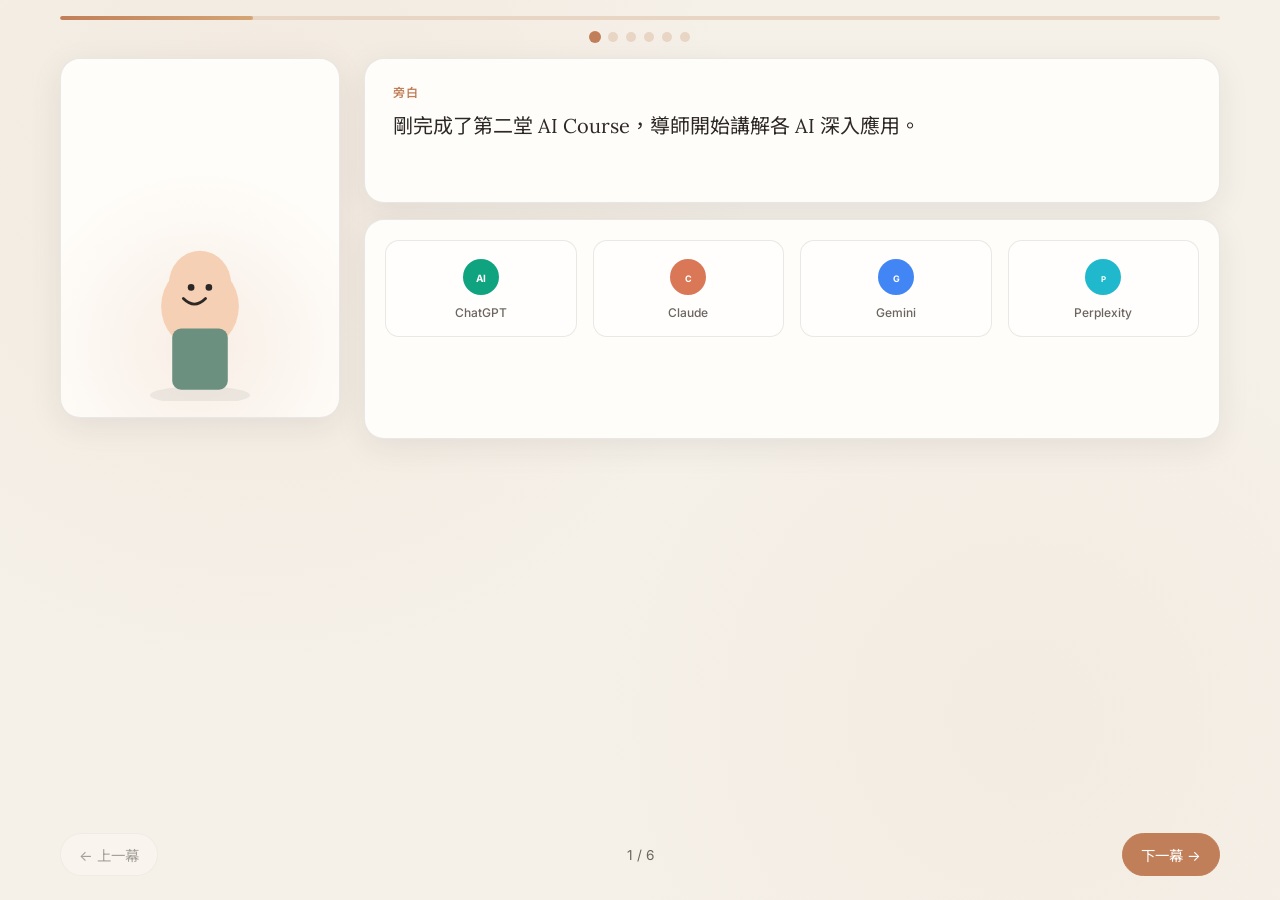
<file: index.html>
<!DOCTYPE html>
<html lang="zh-HK">
  <head>
    <meta charset="UTF-8" />
    <meta name="viewport" content="width=device-width, initial-scale=1.0" />
    <title>AI Course 分享 — Perplexity 獵頭應用</title>
    <link rel="preconnect" href="https://fonts.googleapis.com" />
    <link rel="preconnect" href="https://fonts.gstatic.com" crossorigin />
    <link
      href="https://fonts.googleapis.com/css2?family=Inter:wght@400;500;600&family=Lora:ital,wght@0,500;0,600;1,500&family=Noto+Sans+TC:wght@400;500;700&display=swap"
      rel="stylesheet"
    />
    <link rel="stylesheet" href="css/styles.css" />
  </head>
  <body>
    <div id="app">
      <header class="top-bar">
        <div class="progress-track">
          <div class="progress-fill" id="progressFill"></div>
        </div>
        <div class="scene-dots" id="sceneDots"></div>
      </header>

      <main class="slide" id="slide">
        <section class="avatar-panel" id="avatarPanel"></section>
        <section class="content-panel">
          <div class="narration-card">
            <p class="narration-label">旁白</p>
            <p class="narration-text" id="narrationText"></p>
          </div>
          <div class="visual-area" id="visualArea"></div>
        </section>
      </main>

      <footer class="nav-bar">
        <button type="button" class="nav-btn" id="prevBtn" aria-label="上一幕">← 上一幕</button>
        <span class="scene-counter" id="sceneCounter">1 / 6</span>
        <button type="button" class="nav-btn nav-btn-primary" id="nextBtn" aria-label="下一幕">下一幕 →</button>
      </footer>
    </div>

    <script src="js/scenes.js"></script>
    <script src="js/app.js"></script>
  </body>
</html>
</file>
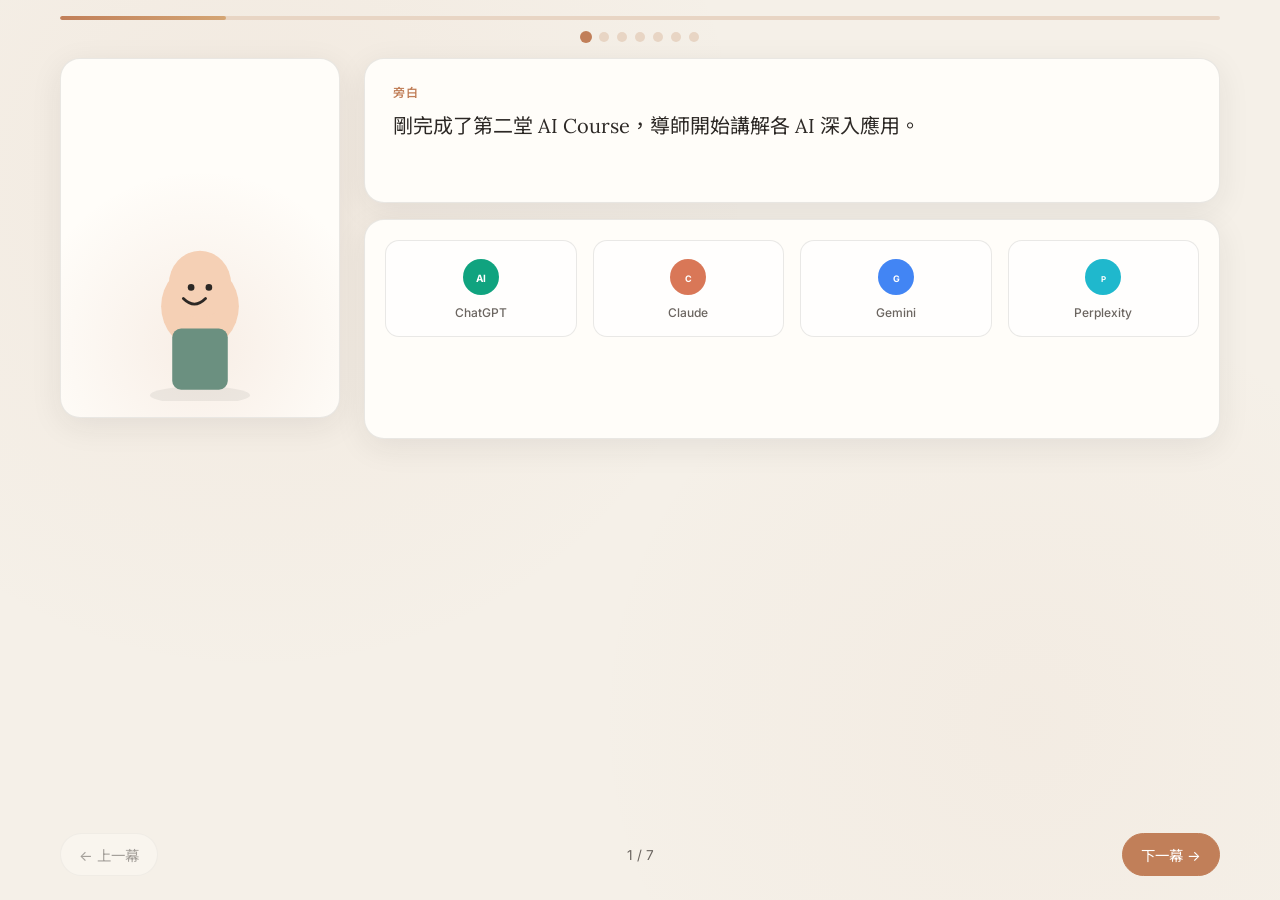
<file: ai-course-presentation/index.html>
<!DOCTYPE html>
<html lang="zh-HK">
  <head>
    <meta charset="UTF-8" />
    <meta name="viewport" content="width=device-width, initial-scale=1.0" />
    <title>AI Course 分享 — Perplexity 獵頭應用</title>
    <link rel="preconnect" href="https://fonts.googleapis.com" />
    <link rel="preconnect" href="https://fonts.gstatic.com" crossorigin />
    <link
      href="https://fonts.googleapis.com/css2?family=Inter:wght@400;500;600&family=Lora:ital,wght@0,500;0,600;1,500&family=Noto+Sans+TC:wght@400;500;700&display=swap"
      rel="stylesheet"
    />
    <link rel="stylesheet" href="css/styles.css" />
  </head>
  <body>
    <div id="app">
      <header class="top-bar">
        <div class="progress-track">
          <div class="progress-fill" id="progressFill"></div>
        </div>
        <div class="scene-dots" id="sceneDots"></div>
      </header>

      <main class="slide" id="slide">
        <section class="avatar-panel" id="avatarPanel"></section>
        <section class="content-panel">
          <div class="narration-card">
            <p class="narration-label">旁白</p>
            <p class="narration-text" id="narrationText"></p>
          </div>
          <div class="visual-area" id="visualArea"></div>
        </section>
      </main>

      <footer class="nav-bar">
        <button type="button" class="nav-btn" id="prevBtn" aria-label="上一幕">← 上一幕</button>
        <span class="scene-counter" id="sceneCounter">1 / 7</span>
        <button type="button" class="nav-btn nav-btn-primary" id="nextBtn" aria-label="下一幕">下一幕 →</button>
      </footer>
    </div>

    <script src="js/scenes.js"></script>
    <script src="js/comments.js"></script>
    <script src="js/app.js"></script>
  </body>
</html>
</file>
<file: css/styles.css>
:root {
  --bg: #f5f0e8;
  --bg-card: #fffdf9;
  --text: #2c2825;
  --text-muted: #6b6560;
  --accent: #c17f59;
  --accent-soft: #e8d5c4;
  --border: rgba(44, 40, 37, 0.1);
  --shadow: 0 8px 32px rgba(44, 40, 37, 0.08);
  --radius: 20px;
  --font-serif: "Lora", "Noto Sans TC", serif;
  --font-sans: "Inter", "Noto Sans TC", sans-serif;
}

*,
*::before,
*::after {
  box-sizing: border-box;
}

html,
body {
  margin: 0;
  min-height: 100%;
}

body {
  font-family: var(--font-sans);
  color: var(--text);
  background: var(--bg);
  background-image: radial-gradient(circle at 20% 20%, rgba(193, 127, 89, 0.06), transparent 40%),
    radial-gradient(circle at 80% 80%, rgba(193, 127, 89, 0.04), transparent 35%);
}

#app {
  min-height: 100vh;
  display: flex;
  flex-direction: column;
  max-width: 1200px;
  margin: 0 auto;
  padding: 16px 20px 24px;
}

.top-bar {
  margin-bottom: 16px;
}

.progress-track {
  height: 4px;
  background: var(--accent-soft);
  border-radius: 999px;
  overflow: hidden;
  margin-bottom: 12px;
}

.progress-fill {
  height: 100%;
  width: 16.66%;
  background: linear-gradient(90deg, var(--accent), #d4a574);
  border-radius: 999px;
  transition: width 0.45s ease;
}

.scene-dots {
  display: flex;
  justify-content: center;
  gap: 8px;
}

.scene-dot {
  width: 10px;
  height: 10px;
  border-radius: 50%;
  border: none;
  background: var(--accent-soft);
  cursor: pointer;
  padding: 0;
  transition: transform 0.2s, background 0.2s;
}

.scene-dot.active {
  background: var(--accent);
  transform: scale(1.2);
}

.slide {
  flex: 1;
  display: grid;
  grid-template-columns: minmax(220px, 280px) 1fr;
  gap: 24px;
  align-items: start;
  animation: fadeIn 0.5s ease;
}

@keyframes fadeIn {
  from {
    opacity: 0;
    transform: translateY(8px);
  }
  to {
    opacity: 1;
    transform: translateY(0);
  }
}

.avatar-panel {
  position: relative;
  background: var(--bg-card);
  border: 1px solid var(--border);
  border-radius: var(--radius);
  box-shadow: var(--shadow);
  padding: 20px 16px 16px;
  min-height: 360px;
  display: flex;
  flex-direction: column;
  align-items: center;
  justify-content: flex-end;
  overflow: hidden;
}

.avatar-panel::before {
  content: "";
  position: absolute;
  inset: 0;
  background: radial-gradient(circle at 50% 80%, rgba(193, 127, 89, 0.12), transparent 55%);
  pointer-events: none;
}

.avatar-svg {
  width: 100%;
  max-width: 200px;
  height: auto;
  animation: breathe 3s ease-in-out infinite;
  position: relative;
  z-index: 1;
}

@keyframes breathe {
  0%,
  100% {
    transform: scale(1) translateY(0);
  }
  50% {
    transform: scale(1.02) translateY(-4px);
  }
}

.cursor-giant {
  position: absolute;
  top: -10px;
  left: 50%;
  transform: translateX(-50%);
  width: 140px;
  opacity: 0.85;
  z-index: 0;
  animation: glowPulse 2.5s ease-in-out infinite;
}

@keyframes glowPulse {
  0%,
  100% {
    filter: drop-shadow(0 0 8px rgba(100, 140, 255, 0.3));
    transform: translateX(-50%) scale(1);
  }
  50% {
    filter: drop-shadow(0 0 20px rgba(100, 140, 255, 0.5));
    transform: translateX(-50%) scale(1.05);
  }
}

.side-computer {
  position: absolute;
  bottom: 12px;
  right: 8px;
  width: 90px;
  z-index: 2;
}

.content-panel {
  display: flex;
  flex-direction: column;
  gap: 16px;
}

.narration-card {
  background: var(--bg-card);
  border: 1px solid var(--border);
  border-radius: var(--radius);
  box-shadow: var(--shadow);
  padding: 24px 28px;
}

.narration-label {
  margin: 0 0 8px;
  font-size: 0.75rem;
  font-weight: 600;
  letter-spacing: 0.08em;
  text-transform: uppercase;
  color: var(--accent);
}

.narration-text {
  margin: 0;
  font-family: var(--font-serif);
  font-size: clamp(1.05rem, 2.2vw, 1.25rem);
  line-height: 1.75;
  min-height: 3.5em;
}

.narration-text.typing::after {
  content: "|";
  animation: blink 0.8s step-end infinite;
  color: var(--accent);
}

@keyframes blink {
  50% {
    opacity: 0;
  }
}

.visual-area {
  background: var(--bg-card);
  border: 1px solid var(--border);
  border-radius: var(--radius);
  box-shadow: var(--shadow);
  padding: 20px;
  min-height: 220px;
}

.nav-bar {
  display: flex;
  align-items: center;
  justify-content: space-between;
  margin-top: 20px;
  gap: 12px;
}

.nav-btn {
  font-family: var(--font-sans);
  font-size: 0.9rem;
  padding: 10px 18px;
  border-radius: 999px;
  border: 1px solid var(--border);
  background: var(--bg-card);
  color: var(--text);
  cursor: pointer;
  transition: background 0.2s, transform 0.15s;
}

.nav-btn:hover:not(:disabled) {
  background: var(--accent-soft);
}

.nav-btn:disabled {
  opacity: 0.4;
  cursor: not-allowed;
}

.nav-btn-primary {
  background: var(--accent);
  color: #fff;
  border-color: var(--accent);
}

.nav-btn-primary:hover:not(:disabled) {
  background: #a86d4a;
}

.scene-counter {
  font-size: 0.85rem;
  color: var(--text-muted);
}

/* LLM Icons */
.llm-grid {
  display: grid;
  grid-template-columns: repeat(4, 1fr);
  gap: 16px;
}

.llm-icon {
  display: flex;
  flex-direction: column;
  align-items: center;
  gap: 8px;
  padding: 16px 8px;
  border-radius: 14px;
  background: rgba(255, 255, 255, 0.6);
  border: 1px solid var(--border);
  animation: popIn 0.5s ease backwards;
}

.llm-icon:nth-child(1) { animation-delay: 0.1s; }
.llm-icon:nth-child(2) { animation-delay: 0.2s; }
.llm-icon:nth-child(3) { animation-delay: 0.3s; }
.llm-icon:nth-child(4) { animation-delay: 0.4s; }

@keyframes popIn {
  from {
    opacity: 0;
    transform: scale(0.8) translateY(10px);
  }
  to {
    opacity: 1;
    transform: scale(1) translateY(0);
  }
}

.llm-icon svg {
  width: 40px;
  height: 40px;
}

.llm-icon span {
  font-size: 0.75rem;
  font-weight: 500;
  color: var(--text-muted);
}

/* Title card */
.title-card-visual {
  text-align: center;
  padding: 32px 16px;
}

.title-card-visual h2 {
  margin: 0;
  font-family: var(--font-serif);
  font-size: clamp(1.5rem, 3vw, 2rem);
  color: var(--accent);
}

.title-card-visual p {
  margin: 12px 0 0;
  color: var(--text-muted);
}

/* Screenshot comparison */
.comparison-layout {
  display: flex;
  flex-direction: column;
  gap: 16px;
}

.price-compare {
  display: flex;
  gap: 12px;
  flex-wrap: wrap;
}

.price-card {
  flex: 1;
  min-width: 140px;
  padding: 14px 16px;
  border-radius: 12px;
  border: 1px solid var(--border);
  background: rgba(255, 255, 255, 0.7);
}

.price-card.highlight {
  border-color: var(--accent);
  background: rgba(193, 127, 89, 0.08);
}

.price-card .label {
  font-size: 0.75rem;
  color: var(--text-muted);
  margin-bottom: 4px;
}

.price-card .price {
  font-size: 1.25rem;
  font-weight: 700;
}

.screenshot-frame {
  border-radius: 12px;
  border: 1px solid var(--border);
  overflow: hidden;
  transform: rotate(-0.5deg);
  box-shadow: 0 4px 20px rgba(0, 0, 0, 0.06);
}

.screenshot-frame img {
  width: 100%;
  display: block;
}

.perplexity-mock {
  font-size: 0.78rem;
  line-height: 1.5;
}

.perplexity-mock .mock-header {
  padding: 12px 14px;
  background: #fafafa;
  border-bottom: 1px solid #eee;
  color: var(--text-muted);
}

.perplexity-mock table {
  width: 100%;
  border-collapse: collapse;
}

.perplexity-mock th,
.perplexity-mock td {
  padding: 8px 10px;
  text-align: left;
  border-bottom: 1px solid #f0f0f0;
}

.perplexity-mock th {
  background: #f8f8f8;
  font-weight: 600;
  font-size: 0.7rem;
}

.perplexity-mock .score {
  font-weight: 700;
  color: var(--accent);
}

.perplexity-mock .tag {
  display: inline-block;
  font-size: 0.65rem;
  padding: 2px 6px;
  border-radius: 4px;
  background: #eee;
  color: #666;
  margin-top: 2px;
}

/* Vacation metrics */
.metrics-layout {
  display: grid;
  grid-template-columns: 1fr 1fr;
  gap: 16px;
}

.metric-card {
  padding: 16px;
  border-radius: 12px;
  border: 1px solid var(--border);
  background: rgba(255, 255, 255, 0.7);
}

.metric-card h4 {
  margin: 0 0 12px;
  font-size: 0.85rem;
  color: var(--text-muted);
}

.chart-bars {
  display: flex;
  align-items: flex-end;
  gap: 8px;
  height: 80px;
}

.chart-bar {
  flex: 1;
  background: linear-gradient(180deg, var(--accent), #d4a574);
  border-radius: 4px 4px 0 0;
  animation: growBar 1s ease backwards;
}

.chart-bar:nth-child(1) { height: 40%; animation-delay: 0.2s; }
.chart-bar:nth-child(2) { height: 55%; animation-delay: 0.35s; }
.chart-bar:nth-child(3) { height: 70%; animation-delay: 0.5s; }
.chart-bar:nth-child(4) { height: 90%; animation-delay: 0.65s; }

@keyframes growBar {
  from { height: 0; }
}

.stars {
  display: flex;
  gap: 4px;
  font-size: 1.5rem;
}

.star {
  opacity: 0.25;
  animation: starPop 0.4s ease backwards;
}

.star.filled {
  opacity: 1;
  color: #e6a817;
}

.star:nth-child(1) { animation-delay: 0.3s; }
.star:nth-child(2) { animation-delay: 0.45s; }
.star:nth-child(3) { animation-delay: 0.6s; }
.star:nth-child(4) { animation-delay: 0.75s; }
.star:nth-child(5) { animation-delay: 0.9s; }

@keyframes starPop {
  from { transform: scale(0); }
  to { transform: scale(1); }
}

.metric-summary {
  grid-column: 1 / -1;
  text-align: center;
  font-size: 0.9rem;
  color: var(--accent);
  font-weight: 600;
  padding: 8px;
}

/* Tool vs human */
.tool-human-layout {
  display: grid;
  grid-template-columns: 1fr auto 1fr;
  gap: 12px;
  align-items: center;
}

.tool-side,
.human-side {
  padding: 20px 16px;
  border-radius: 14px;
  text-align: center;
  border: 1px solid var(--border);
}

.tool-side {
  background: linear-gradient(135deg, #eef2ff, #f8fafc);
}

.human-side {
  background: linear-gradient(135deg, #fff8f0, #fef3e8);
}

.tool-side .icon,
.human-side .icon {
  font-size: 2rem;
  margin-bottom: 8px;
}

.tool-side h4,
.human-side h4 {
  margin: 0 0 6px;
  font-size: 0.95rem;
}

.tool-side p,
.human-side p {
  margin: 0;
  font-size: 0.8rem;
  color: var(--text-muted);
}

.formula-center {
  font-size: 1.5rem;
  font-weight: 700;
  color: var(--accent);
}

.formula-result {
  grid-column: 1 / -1;
  text-align: center;
  margin-top: 8px;
  padding: 12px;
  border-radius: 10px;
  background: rgba(193, 127, 89, 0.1);
  font-family: var(--font-serif);
  font-weight: 600;
}

/* Agent finale */
.finale-layout {
  text-align: center;
}

.timeline {
  display: flex;
  align-items: center;
  justify-content: center;
  gap: 8px;
  margin-bottom: 20px;
  flex-wrap: wrap;
}

.timeline-step {
  padding: 10px 16px;
  border-radius: 999px;
  border: 1px solid var(--border);
  background: rgba(255, 255, 255, 0.8);
  font-size: 0.85rem;
  font-weight: 500;
  animation: popIn 0.5s ease backwards;
}

.timeline-step:nth-child(1) { animation-delay: 0.1s; }
.timeline-step:nth-child(3) { animation-delay: 0.3s; }
.timeline-step:nth-child(5) { animation-delay: 0.5s; }

.timeline-step.active {
  background: var(--accent);
  color: #fff;
  border-color: var(--accent);
}

.timeline-arrow {
  color: var(--text-muted);
  font-size: 1.2rem;
}

.cursor-badge {
  display: inline-flex;
  align-items: center;
  gap: 8px;
  padding: 12px 20px;
  border-radius: 12px;
  background: linear-gradient(135deg, #1a1a2e, #16213e);
  color: #fff;
  font-weight: 600;
  margin-bottom: 12px;
}

.finale-teaser {
  margin: 12px 0 0;
  font-family: var(--font-serif);
  font-style: italic;
  color: var(--text-muted);
}

/* Computer animation */
.computer-screen {
  animation: screenGlow 2s ease-in-out infinite;
}

@keyframes screenGlow {
  0%, 100% { opacity: 0.9; }
  50% { opacity: 1; }
}

.email-float {
  animation: emailFly 2s ease-in-out infinite;
}

@keyframes emailFly {
  0%, 100% { transform: translateY(0); opacity: 0.6; }
  50% { transform: translateY(-8px); opacity: 1; }
}

@media (max-width: 768px) {
  .slide {
    grid-template-columns: 1fr;
  }

  .avatar-panel {
    min-height: 260px;
  }

  .llm-grid {
    grid-template-columns: repeat(2, 1fr);
  }

  .metrics-layout {
    grid-template-columns: 1fr;
  }

  .tool-human-layout {
    grid-template-columns: 1fr;
  }

  .formula-center {
    text-align: center;
  }
}
</file>
<file: ai-course-presentation/css/styles.css>
:root {
  --bg: #f5f0e8;
  --bg-card: #fffdf9;
  --text: #2c2825;
  --text-muted: #6b6560;
  --accent: #c17f59;
  --accent-soft: #e8d5c4;
  --border: rgba(44, 40, 37, 0.1);
  --shadow: 0 8px 32px rgba(44, 40, 37, 0.08);
  --radius: 20px;
  --font-serif: "Lora", "Noto Sans TC", serif;
  --font-sans: "Inter", "Noto Sans TC", sans-serif;
}

*,
*::before,
*::after {
  box-sizing: border-box;
}

html,
body {
  margin: 0;
  min-height: 100%;
}

body {
  font-family: var(--font-sans);
  color: var(--text);
  background: var(--bg);
  background-image: radial-gradient(circle at 20% 20%, rgba(193, 127, 89, 0.06), transparent 40%),
    radial-gradient(circle at 80% 80%, rgba(193, 127, 89, 0.04), transparent 35%);
}

#app {
  min-height: 100vh;
  display: flex;
  flex-direction: column;
  max-width: 1200px;
  margin: 0 auto;
  padding: 16px 20px 24px;
}

.top-bar {
  margin-bottom: 16px;
}

.progress-track {
  height: 4px;
  background: var(--accent-soft);
  border-radius: 999px;
  overflow: hidden;
  margin-bottom: 12px;
}

.progress-fill {
  height: 100%;
  width: 16.66%;
  background: linear-gradient(90deg, var(--accent), #d4a574);
  border-radius: 999px;
  transition: width 0.45s ease;
}

.scene-dots {
  display: flex;
  justify-content: center;
  gap: 8px;
}

.scene-dot {
  width: 10px;
  height: 10px;
  border-radius: 50%;
  border: none;
  background: var(--accent-soft);
  cursor: pointer;
  padding: 0;
  transition: transform 0.2s, background 0.2s;
}

.scene-dot.active {
  background: var(--accent);
  transform: scale(1.2);
}

.slide {
  flex: 1;
  display: grid;
  grid-template-columns: minmax(220px, 280px) 1fr;
  gap: 24px;
  align-items: start;
  animation: fadeIn 0.5s ease;
}

@keyframes fadeIn {
  from {
    opacity: 0;
    transform: translateY(8px);
  }
  to {
    opacity: 1;
    transform: translateY(0);
  }
}

.avatar-panel {
  position: relative;
  background: var(--bg-card);
  border: 1px solid var(--border);
  border-radius: var(--radius);
  box-shadow: var(--shadow);
  padding: 20px 16px 16px;
  min-height: 360px;
  display: flex;
  flex-direction: column;
  align-items: center;
  justify-content: flex-end;
  overflow: hidden;
}

.avatar-panel::before {
  content: "";
  position: absolute;
  inset: 0;
  background: radial-gradient(circle at 50% 80%, rgba(193, 127, 89, 0.12), transparent 55%);
  pointer-events: none;
}

.avatar-svg {
  width: 100%;
  max-width: 200px;
  height: auto;
  animation: breathe 3s ease-in-out infinite;
  position: relative;
  z-index: 1;
}

@keyframes breathe {
  0%,
  100% {
    transform: scale(1) translateY(0);
  }
  50% {
    transform: scale(1.02) translateY(-4px);
  }
}

.cursor-giant {
  position: absolute;
  top: -10px;
  left: 50%;
  transform: translateX(-50%);
  width: 140px;
  opacity: 0.85;
  z-index: 0;
  animation: glowPulse 2.5s ease-in-out infinite;
}

@keyframes glowPulse {
  0%,
  100% {
    filter: drop-shadow(0 0 8px rgba(100, 140, 255, 0.3));
    transform: translateX(-50%) scale(1);
  }
  50% {
    filter: drop-shadow(0 0 20px rgba(100, 140, 255, 0.5));
    transform: translateX(-50%) scale(1.05);
  }
}

.side-computer {
  position: absolute;
  bottom: 12px;
  right: 8px;
  width: 90px;
  z-index: 2;
}

.content-panel {
  display: flex;
  flex-direction: column;
  gap: 16px;
}

.narration-card {
  background: var(--bg-card);
  border: 1px solid var(--border);
  border-radius: var(--radius);
  box-shadow: var(--shadow);
  padding: 24px 28px;
}

.narration-label {
  margin: 0 0 8px;
  font-size: 0.75rem;
  font-weight: 600;
  letter-spacing: 0.08em;
  text-transform: uppercase;
  color: var(--accent);
}

.narration-text {
  margin: 0;
  font-family: var(--font-serif);
  font-size: clamp(1.05rem, 2.2vw, 1.25rem);
  line-height: 1.75;
  min-height: 3.5em;
}

.narration-text.typing::after {
  content: "|";
  animation: blink 0.8s step-end infinite;
  color: var(--accent);
}

@keyframes blink {
  50% {
    opacity: 0;
  }
}

.visual-area {
  background: var(--bg-card);
  border: 1px solid var(--border);
  border-radius: var(--radius);
  box-shadow: var(--shadow);
  padding: 20px;
  min-height: 220px;
}

.nav-bar {
  display: flex;
  align-items: center;
  justify-content: space-between;
  margin-top: 20px;
  gap: 12px;
}

.nav-btn {
  font-family: var(--font-sans);
  font-size: 0.9rem;
  padding: 10px 18px;
  border-radius: 999px;
  border: 1px solid var(--border);
  background: var(--bg-card);
  color: var(--text);
  cursor: pointer;
  transition: background 0.2s, transform 0.15s;
}

.nav-btn:hover:not(:disabled) {
  background: var(--accent-soft);
}

.nav-btn:disabled {
  opacity: 0.4;
  cursor: not-allowed;
}

.nav-btn-primary {
  background: var(--accent);
  color: #fff;
  border-color: var(--accent);
}

.nav-btn-primary:hover:not(:disabled) {
  background: #a86d4a;
}

.scene-counter {
  font-size: 0.85rem;
  color: var(--text-muted);
}

/* LLM Icons */
.llm-grid {
  display: grid;
  grid-template-columns: repeat(4, 1fr);
  gap: 16px;
}

.llm-icon {
  display: flex;
  flex-direction: column;
  align-items: center;
  gap: 8px;
  padding: 16px 8px;
  border-radius: 14px;
  background: rgba(255, 255, 255, 0.6);
  border: 1px solid var(--border);
  animation: popIn 0.5s ease backwards;
}

.llm-icon:nth-child(1) { animation-delay: 0.1s; }
.llm-icon:nth-child(2) { animation-delay: 0.2s; }
.llm-icon:nth-child(3) { animation-delay: 0.3s; }
.llm-icon:nth-child(4) { animation-delay: 0.4s; }

@keyframes popIn {
  from {
    opacity: 0;
    transform: scale(0.8) translateY(10px);
  }
  to {
    opacity: 1;
    transform: scale(1) translateY(0);
  }
}

.llm-icon svg {
  width: 40px;
  height: 40px;
}

.llm-icon span {
  font-size: 0.75rem;
  font-weight: 500;
  color: var(--text-muted);
}

/* Title card */
.title-card-visual {
  text-align: center;
  padding: 32px 16px;
}

.title-card-visual h2 {
  margin: 0;
  font-family: var(--font-serif);
  font-size: clamp(1.5rem, 3vw, 2rem);
  color: var(--accent);
}

.title-card-visual p {
  margin: 12px 0 0;
  color: var(--text-muted);
}

/* Screenshot comparison */
.comparison-layout {
  display: flex;
  flex-direction: column;
  gap: 16px;
}

.price-compare {
  display: flex;
  gap: 12px;
  flex-wrap: wrap;
}

.price-card {
  flex: 1;
  min-width: 140px;
  padding: 14px 16px;
  border-radius: 12px;
  border: 1px solid var(--border);
  background: rgba(255, 255, 255, 0.7);
}

.price-card.highlight {
  border-color: var(--accent);
  background: rgba(193, 127, 89, 0.08);
}

.price-card .label {
  font-size: 0.75rem;
  color: var(--text-muted);
  margin-bottom: 4px;
}

.price-card .price {
  font-size: 1.25rem;
  font-weight: 700;
}

.screenshot-frame {
  border-radius: 12px;
  border: 1px solid var(--border);
  overflow: hidden;
  transform: rotate(-0.5deg);
  box-shadow: 0 4px 20px rgba(0, 0, 0, 0.06);
}

.screenshot-frame img {
  width: 100%;
  display: block;
}

.perplexity-mock {
  font-size: 0.78rem;
  line-height: 1.5;
}

.perplexity-mock .mock-header {
  padding: 12px 14px;
  background: #fafafa;
  border-bottom: 1px solid #eee;
  color: var(--text-muted);
}

.perplexity-mock table {
  width: 100%;
  border-collapse: collapse;
}

.perplexity-mock th,
.perplexity-mock td {
  padding: 8px 10px;
  text-align: left;
  border-bottom: 1px solid #f0f0f0;
}

.perplexity-mock th {
  background: #f8f8f8;
  font-weight: 600;
  font-size: 0.7rem;
}

.perplexity-mock .score {
  font-weight: 700;
  color: var(--accent);
}

.perplexity-mock .tag {
  display: inline-block;
  font-size: 0.65rem;
  padding: 2px 6px;
  border-radius: 4px;
  background: #eee;
  color: #666;
  margin-top: 2px;
}

/* Vacation metrics */
.metrics-layout {
  display: grid;
  grid-template-columns: 1fr 1fr;
  gap: 16px;
}

.metric-card {
  padding: 16px;
  border-radius: 12px;
  border: 1px solid var(--border);
  background: rgba(255, 255, 255, 0.7);
}

.metric-card h4 {
  margin: 0 0 12px;
  font-size: 0.85rem;
  color: var(--text-muted);
}

.chart-bars {
  display: flex;
  align-items: flex-end;
  gap: 8px;
  height: 80px;
}

.chart-bar {
  flex: 1;
  background: linear-gradient(180deg, var(--accent), #d4a574);
  border-radius: 4px 4px 0 0;
  animation: growBar 1s ease backwards;
}

.chart-bar:nth-child(1) { height: 40%; animation-delay: 0.2s; }
.chart-bar:nth-child(2) { height: 55%; animation-delay: 0.35s; }
.chart-bar:nth-child(3) { height: 70%; animation-delay: 0.5s; }
.chart-bar:nth-child(4) { height: 90%; animation-delay: 0.65s; }

@keyframes growBar {
  from { height: 0; }
}

.stars {
  display: flex;
  gap: 4px;
  font-size: 1.5rem;
}

.star {
  opacity: 0.25;
  animation: starPop 0.4s ease backwards;
}

.star.filled {
  opacity: 1;
  color: #e6a817;
}

.star:nth-child(1) { animation-delay: 0.3s; }
.star:nth-child(2) { animation-delay: 0.45s; }
.star:nth-child(3) { animation-delay: 0.6s; }
.star:nth-child(4) { animation-delay: 0.75s; }
.star:nth-child(5) { animation-delay: 0.9s; }

@keyframes starPop {
  from { transform: scale(0); }
  to { transform: scale(1); }
}

.metric-summary {
  grid-column: 1 / -1;
  text-align: center;
  font-size: 0.9rem;
  color: var(--accent);
  font-weight: 600;
  padding: 8px;
}

/* Tool vs human */
.tool-human-layout {
  display: grid;
  grid-template-columns: 1fr auto 1fr;
  gap: 12px;
  align-items: center;
}

.tool-side,
.human-side {
  padding: 20px 16px;
  border-radius: 14px;
  text-align: center;
  border: 1px solid var(--border);
}

.tool-side {
  background: linear-gradient(135deg, #eef2ff, #f8fafc);
}

.human-side {
  background: linear-gradient(135deg, #fff8f0, #fef3e8);
}

.tool-side .icon,
.human-side .icon {
  font-size: 2rem;
  margin-bottom: 8px;
}

.tool-side h4,
.human-side h4 {
  margin: 0 0 6px;
  font-size: 0.95rem;
}

.tool-side p,
.human-side p {
  margin: 0;
  font-size: 0.8rem;
  color: var(--text-muted);
}

.formula-center {
  font-size: 1.5rem;
  font-weight: 700;
  color: var(--accent);
}

.formula-result {
  grid-column: 1 / -1;
  text-align: center;
  margin-top: 8px;
  padding: 12px;
  border-radius: 10px;
  background: rgba(193, 127, 89, 0.1);
  font-family: var(--font-serif);
  font-weight: 600;
}

/* Agent finale */
.finale-layout {
  text-align: center;
}

.timeline {
  display: flex;
  align-items: center;
  justify-content: center;
  gap: 8px;
  margin-bottom: 20px;
  flex-wrap: wrap;
}

.timeline-step {
  padding: 10px 16px;
  border-radius: 999px;
  border: 1px solid var(--border);
  background: rgba(255, 255, 255, 0.8);
  font-size: 0.85rem;
  font-weight: 500;
  animation: popIn 0.5s ease backwards;
}

.timeline-step:nth-child(1) { animation-delay: 0.1s; }
.timeline-step:nth-child(3) { animation-delay: 0.3s; }
.timeline-step:nth-child(5) { animation-delay: 0.5s; }

.timeline-step.active {
  background: var(--accent);
  color: #fff;
  border-color: var(--accent);
}

.timeline-arrow {
  color: var(--text-muted);
  font-size: 1.2rem;
}

.cursor-badge {
  display: inline-flex;
  align-items: center;
  gap: 8px;
  padding: 12px 20px;
  border-radius: 12px;
  background: linear-gradient(135deg, #1a1a2e, #16213e);
  color: #fff;
  font-weight: 600;
  margin-bottom: 12px;
}

.finale-teaser {
  margin: 12px 0 0;
  font-family: var(--font-serif);
  font-style: italic;
  color: var(--text-muted);
}

/* Guestbook */
.guestbook {
  display: flex;
  flex-direction: column;
  gap: 20px;
}

.guestbook-header h3 {
  margin: 0 0 4px;
  font-family: var(--font-serif);
  font-size: 1.25rem;
  color: var(--accent);
}

.guestbook-header p {
  margin: 0;
  font-size: 0.9rem;
  color: var(--text-muted);
}

.guestbook-form {
  display: flex;
  flex-direction: column;
  gap: 12px;
  padding: 16px;
  border-radius: 14px;
  border: 1px solid var(--border);
  background: rgba(255, 255, 255, 0.7);
}

.guestbook-field {
  display: flex;
  flex-direction: column;
  gap: 6px;
}

.guestbook-field span {
  font-size: 0.8rem;
  font-weight: 600;
  color: var(--text-muted);
}

.guestbook-field input,
.guestbook-field textarea {
  font-family: var(--font-sans);
  font-size: 0.95rem;
  padding: 10px 12px;
  border-radius: 10px;
  border: 1px solid var(--border);
  background: #fff;
  color: var(--text);
  resize: vertical;
}

.guestbook-field input:focus,
.guestbook-field textarea:focus {
  outline: 2px solid rgba(193, 127, 89, 0.35);
  border-color: var(--accent);
}

.guestbook-submit {
  align-self: flex-start;
  font-family: var(--font-sans);
  font-size: 0.9rem;
  padding: 10px 20px;
  border-radius: 999px;
  border: none;
  background: var(--accent);
  color: #fff;
  cursor: pointer;
  transition: background 0.2s;
}

.guestbook-submit:hover:not(:disabled) {
  background: #a86d4a;
}

.guestbook-submit:disabled {
  opacity: 0.6;
  cursor: not-allowed;
}

.guestbook-status {
  margin: 0;
  font-size: 0.85rem;
  min-height: 1.2em;
}

.guestbook-status.success {
  color: #2d6a4f;
}

.guestbook-status.error {
  color: #b5451b;
}

.guestbook-list-wrap {
  display: flex;
  flex-direction: column;
  gap: 10px;
}

.guestbook-list-title {
  margin: 0;
  font-size: 0.85rem;
  font-weight: 600;
  color: var(--text-muted);
  letter-spacing: 0.04em;
}

.guestbook-list {
  display: flex;
  flex-direction: column;
  gap: 10px;
  max-height: 280px;
  overflow-y: auto;
  padding-right: 4px;
}

.guestbook-loading,
.guestbook-empty {
  margin: 0;
  font-size: 0.9rem;
  color: var(--text-muted);
  text-align: center;
  padding: 16px 8px;
}

.comment-item {
  padding: 14px 16px;
  border-radius: 12px;
  border: 1px solid var(--border);
  background: rgba(255, 255, 255, 0.8);
  animation: popIn 0.4s ease;
}

.comment-header {
  display: flex;
  align-items: baseline;
  justify-content: space-between;
  gap: 8px;
  margin-bottom: 6px;
}

.comment-name {
  font-weight: 600;
  font-size: 0.95rem;
}

.comment-date {
  font-size: 0.75rem;
  color: var(--text-muted);
  white-space: nowrap;
}

.comment-message {
  margin: 0;
  font-size: 0.9rem;
  line-height: 1.6;
  white-space: pre-wrap;
  word-break: break-word;
}

/* Computer animation */
.computer-screen {
  animation: screenGlow 2s ease-in-out infinite;
}

@keyframes screenGlow {
  0%, 100% { opacity: 0.9; }
  50% { opacity: 1; }
}

.email-float {
  animation: emailFly 2s ease-in-out infinite;
}

@keyframes emailFly {
  0%, 100% { transform: translateY(0); opacity: 0.6; }
  50% { transform: translateY(-8px); opacity: 1; }
}

@media (max-width: 768px) {
  .slide {
    grid-template-columns: 1fr;
  }

  .avatar-panel {
    min-height: 260px;
  }

  .llm-grid {
    grid-template-columns: repeat(2, 1fr);
  }

  .metrics-layout {
    grid-template-columns: 1fr;
  }

  .tool-human-layout {
    grid-template-columns: 1fr;
  }

  .formula-center {
    text-align: center;
  }

  .comment-header {
    flex-direction: column;
    align-items: flex-start;
  }

  .guestbook-list {
    max-height: 220px;
  }
}
</file>
